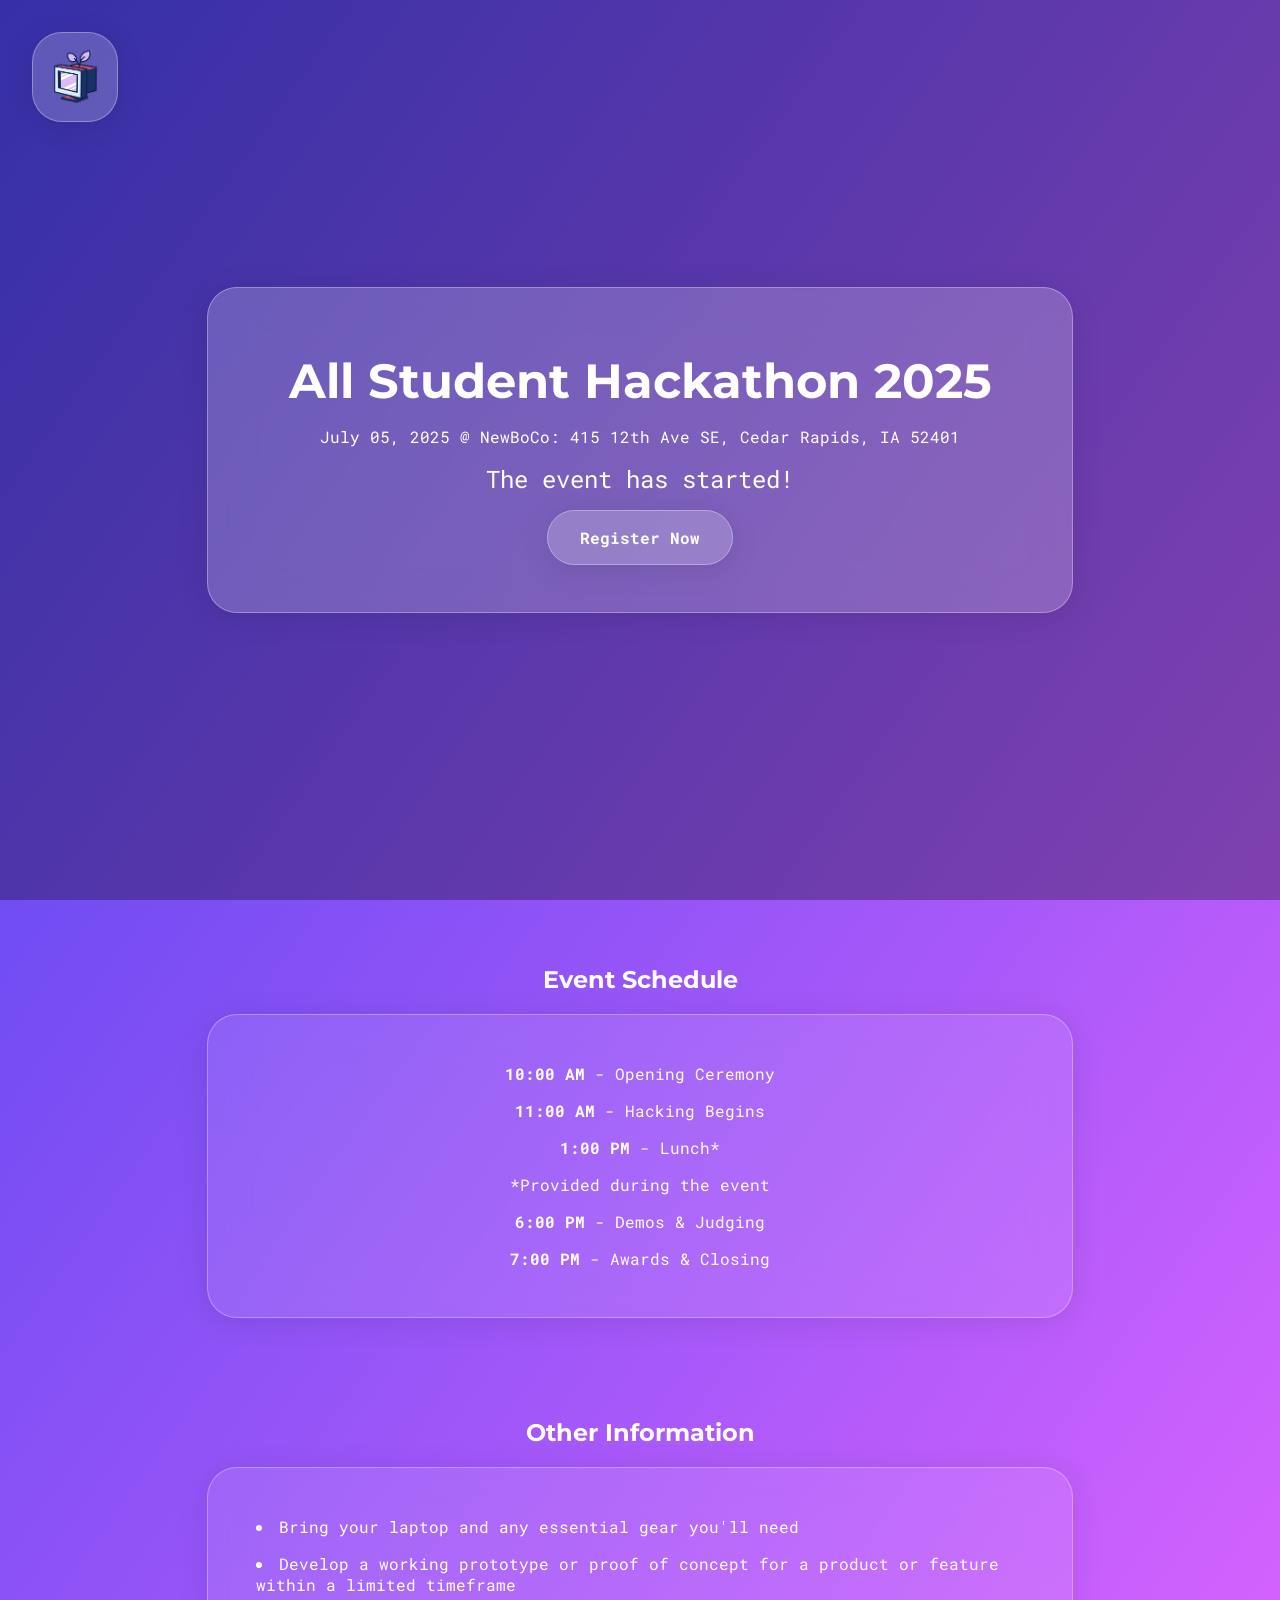
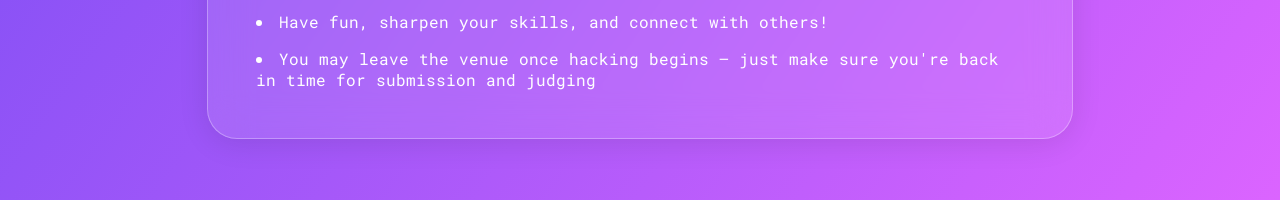
<file: index.html>
<!DOCTYPE html>
<html lang="en">
    <head>
        <meta charset="UTF-8" />
        <meta name="viewport" content="width=device-width, initial-scale=1.0" />
        <meta
            name="description"
            content="Join the All Student Hackathon in Cedar Rapids, IA. Compete, collaborate, and innovate with fellow coders!"
        />
        <meta name="author" content="All Student Hackathon Team" />
        <meta
            name="keywords"
            content="hackathon, all student, coding event, tech, Cedar Rapids, software, 2025, register"
        />
        <meta property="og:title" content="All Student Hackathon 2025" />
        <meta
            property="og:description"
            content="Compete in the All Student Hackathon 2025 — a thrilling one-day hackathon for programmers and creators of all levels"
        />
        <meta
            property="og:image"
            content="https://googolgenius.github.io/all-student-hackathon-2025/favicon.png"
        />
        <meta property="og:type" content="website" />
        <meta
            property="og:url"
            content="https://googolgenius.github.io/all-student-hackathon-2025/"
        />
        <title>All Student Hackathon 2025</title>
        <link rel="stylesheet" href="style.css" />
        <link rel="icon" href="favicon.png" type="image/x-icon" />
        <link rel="preconnect" href="https://fonts.googleapis.com" />
        <link rel="preconnect" href="https://fonts.gstatic.com" crossorigin />
        <link
            href="https://fonts.googleapis.com/css2?family=Montserrat:ital,wght@0,100..900;1,100..900&family=Roboto+Mono:ital,wght@0,100..700;1,100..700&display=swap"
            rel="stylesheet"
        />
    </head>
    <body>
        <header>
            <div class="logo-container">
                <img
                    src="favicon.png"
                    alt="All Student Hackathon Logo"
                    class="logo"
                />
            </div>
            <div class="header-container">
                <h1>All Student Hackathon 2025</h1>
                <p>
                    July 05, 2025 @ NewBoCo: 415 12th Ave SE, Cedar Rapids, IA
                    52401
                </p>
                <div class="countdown" id="countdown">Loading countdown...</div>

                <div class="cta">
                    <a
                        href="https://forms.gle/R1jrGzNSn1QLqE1N8"
                        target="_blank"
                        >Register Now</a
                    >
                </div>
            </div>
        </header>

        <div class="section-container">
            <section>
                <h2>Event Schedule</h2>
                <div class="info-box">
                    <p><strong>10:00 AM</strong> - Opening Ceremony</p>
                    <p><strong>11:00 AM</strong> - Hacking Begins</p>
                    <p><strong>1:00 PM</strong> - Lunch*</p>
                    <p>*Provided during the event</p>
                    <p><strong>6:00 PM</strong> - Demos & Judging</p>
                    <p><strong>7:00 PM</strong> - Awards & Closing</p>
                </div>
            </section>

            <section>
                <h2>Other Information</h2>
                <div class="info-box">
                    <ul>
                        <li>
                            Bring your laptop and any essential gear you'll need
                        </li>
                        <li>
                            Develop a working prototype or proof of concept for
                            a product or feature within a limited timeframe
                        </li>
                        <li>
                            Have fun, sharpen your skills, and connect with
                            others!
                        </li>
                        <li>
                            You may leave the venue once hacking begins — just
                            make sure you're back in time for submission and
                            judging
                        </li>
                    </ul>
                </div>
            </section>
        </div>
        <script src="countdown.js"></script>
    </body>
</html>
</file>
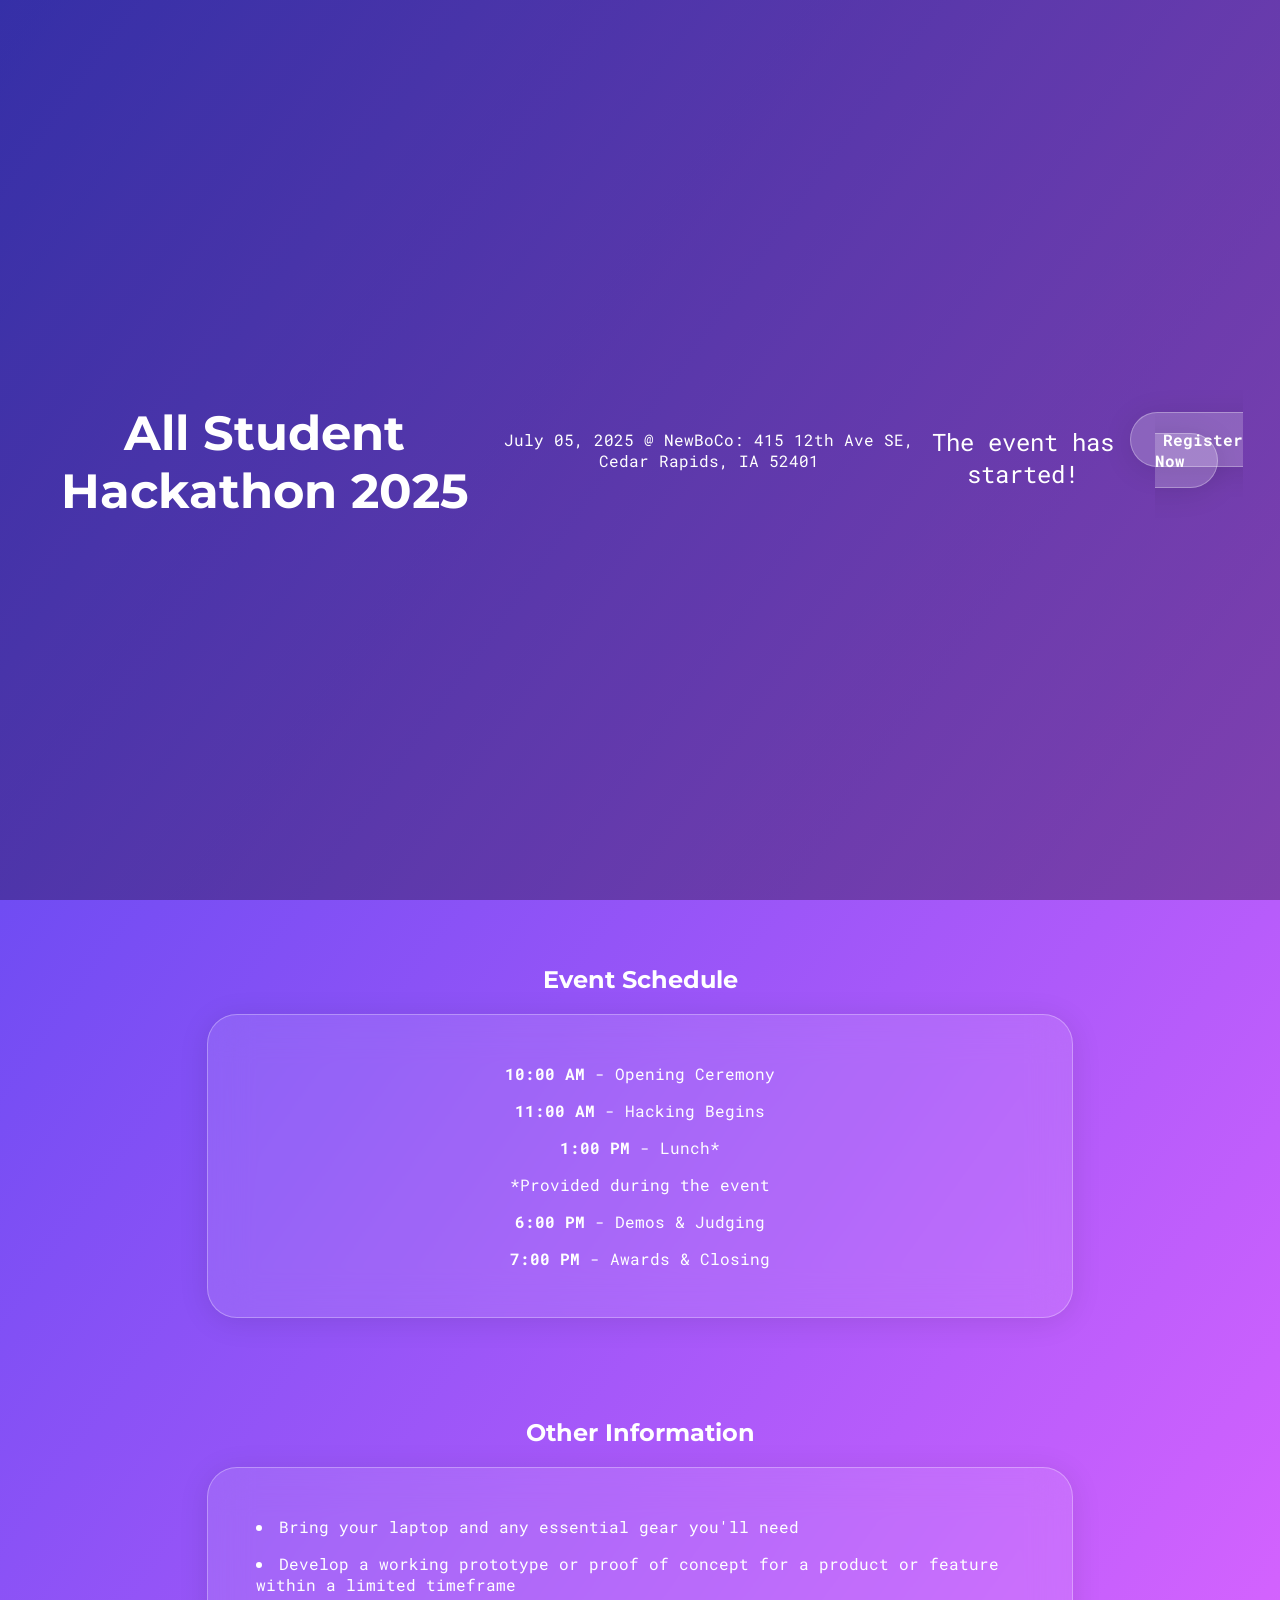
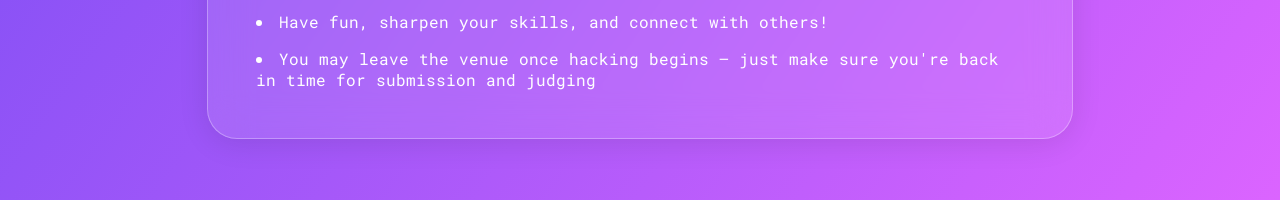
<file: hackathon.html>
<!DOCTYPE html>
<html lang="en">
    <head>
        <meta charset="UTF-8" />
        <meta name="viewport" content="width=device-width, initial-scale=1.0" />
        <meta
            name="description"
            content="Join the All Student Hackathon in Cedar Rapids, IA. Compete, collaborate, and innovate with fellow coders!"
        />
        <meta name="author" content="All Student Hackathon Team" />
        <meta
            name="keywords"
            content="hackathon, all student, coding event, tech, Cedar Rapids, software, 2025, register"
        />
        <meta property="og:title" content="All Student Hackathon 2025" />
        <meta
            property="og:description"
            content="Compete in the All Student Hackathon 2025 — a thrilling one-day hackathon for programmers and creators of all levels"
        />
        <meta
            property="og:image"
            content="https://googolgenius.github.io/all-student-hackathon-2025/favicon.png"
        />
        <meta property="og:type" content="website" />
        <meta
            property="og:url"
            content="https://googolgenius.github.io/all-student-hackathon-2025/"
        />
        <title>All Student Hackathon 2025</title>
        <link rel="stylesheet" href="style.css" />
        <link rel="icon" href="favicon.png" type="image/x-icon" />
        <link rel="preconnect" href="https://fonts.googleapis.com" />
        <link rel="preconnect" href="https://fonts.gstatic.com" crossorigin />
        <link
            href="https://fonts.googleapis.com/css2?family=Montserrat:ital,wght@0,100..900;1,100..900&family=Roboto+Mono:ital,wght@0,100..700;1,100..700&display=swap"
            rel="stylesheet"
        />
    </head>
    <body>
        <header>
            <h1>All Student Hackathon 2025</h1>
            <p>
                July 05, 2025 @ NewBoCo: 415 12th Ave SE, Cedar Rapids, IA 52401
            </p>
            <div class="countdown" id="countdown">Loading countdown...</div>
            <div class="cta">
                <a href="https://forms.gle/R1jrGzNSn1QLqE1N8" target="_blank"
                    >Register Now</a
                >
            </div>
        </header>

        <div class="section-container">
            <section>
                <h2>Event Schedule</h2>
                <div class="info-box">
                    <p><strong>10:00 AM</strong> - Opening Ceremony</p>
                    <p><strong>11:00 AM</strong> - Hacking Begins</p>
                    <p><strong>1:00 PM</strong> - Lunch*</p>
                    <p>*Provided during the event</p>
                    <p><strong>6:00 PM</strong> - Demos & Judging</p>
                    <p><strong>7:00 PM</strong> - Awards & Closing</p>
                </div>
            </section>

            <section>
                <h2>Other Information</h2>
                <div class="info-box">
                    <ul>
                        <li>
                            Bring your laptop and any essential gear you'll need
                        </li>
                        <li>
                            Develop a working prototype or proof of concept for
                            a product or feature within a limited timeframe
                        </li>
                        <li>
                            Have fun, sharpen your skills, and connect with
                            others!
                        </li>
                        <li>
                            You may leave the venue once hacking begins — just
                            make sure you're back in time for submission and
                            judging
                        </li>
                    </ul>
                </div>
            </section>
        </div>
        <script src="countdown.js"></script>
    </body>
</html>
</file>
<file: style.css>
body {
    background: linear-gradient(to bottom right, #4c44ef, #db64ff);
    box-sizing: border-box;
    color: white;
    font-family: "Roboto Mono", sans-serif;
    margin: 0;
    text-align: center;
}

header {
    align-items: center;
    background: linear-gradient(rgba(0, 0, 0, 0.3), rgba(0, 0, 0, 0.3)),
        url("https://images.unsplash.com/photo-1525547719571-a2d4ac8945e2");
    background-position: center;
    background-size: cover;
    box-sizing: border-box;
    display: flex;
    justify-content: center;
    min-height: 100vh;
    padding: 2rem;
}

.header-container {
    max-width: 800px;
    width: 100%;
}

.header-container,
.logo-container {
    backdrop-filter: blur(20px);
    -webkit-backdrop-filter: blur(20px);
    background: rgba(255, 255, 255, 0.2);
    border: 1px solid rgba(255, 255, 255, 0.3);
    border-radius: 30px;
    box-shadow: 0 4px 30px rgba(0, 0, 0, 0.1);
    padding: clamp(1rem, 5vw, 2rem);
}

.logo-container {
    left: 2rem;
    padding: 10px;
    position: absolute;
    top: 2rem;
    z-index: 10;
}

.logo-container img {
    aspect-ratio: 1 / 1;
    height: auto;
    max-width: 64px;
}

h1 {
    font-family: "Montserrat", sans-serif;
    font-size: 3rem;
    margin-bottom: 0.5rem;
}

h2 {
    font-family: "Montserrat", sans-serif;
}

.countdown {
    font-family: "Roboto Mono", monospace;
    font-size: 1.5rem;
    margin-top: 1rem;
}

.cta {
    margin: 2rem auto;
}

.cta a {
    backdrop-filter: blur(20px);
    -webkit-backdrop-filter: blur(20px);
    background: rgba(255, 255, 255, 0.2);
    border: 1px solid rgba(255, 255, 255, 0.3);
    border-radius: 10000px;
    box-shadow: 0 4px 30px rgba(0, 0, 0, 0.1);
    color: #ffffff;
    font-weight: bold;
    padding: 1rem 2rem;
    text-decoration: none;
    transition: background 0.5s;
}

.cta a:hover {
    background: #ffffff;
    color: #333333;
}

.section-container {
    display: flex;
    flex-direction: column;
    justify-content: center;
    min-height: 100vh;
}

section {
    list-style-position: inside;
    padding: 2rem;
}

.info-box {
    backdrop-filter: blur(20px);
    -webkit-backdrop-filter: blur(20px);
    background: rgba(255, 255, 255, 0.1);
    border: 1px solid rgba(255, 255, 255, 0.3);
    border-radius: 30px;
    box-shadow: 0 4px 30px rgba(0, 0, 0, 0.1);
    margin: 1rem auto;
    max-width: 800px;
    padding: clamp(1rem, 5vw, 2rem);
}

.info-box ul {
    margin: 0;
    padding: 1rem;
}

.info-box li {
    margin-bottom: 1rem;
    padding: 0;
    text-align: left;
}

.info-box li:last-child {
    margin-bottom: 0;
}
</file>
